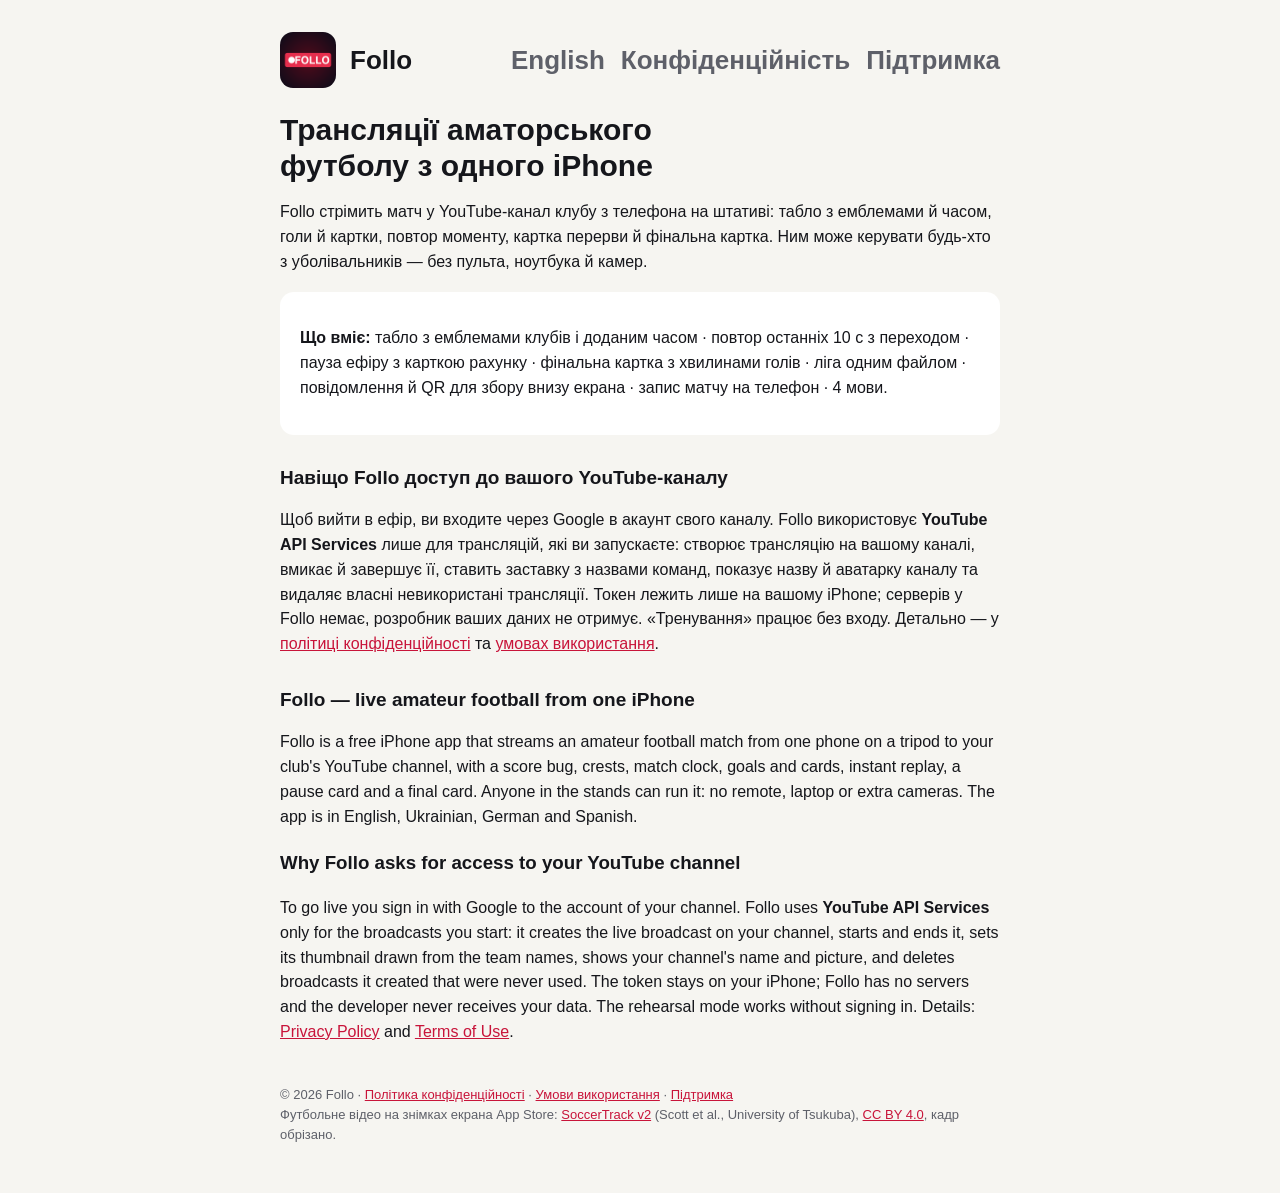
<file: index.html>
<!doctype html>
<html lang="uk"><head><meta charset="utf-8"><meta name="viewport" content="width=device-width,initial-scale=1,viewport-fit=cover">
<title>Follo</title><meta name="description" content="Трансляції аматорського футболу з iPhone у YouTube: табло, повтори, ліга.">
<link rel="stylesheet" href="style.css"></head><body><main>
<header><img src="icon.png" alt=""><a href="./">Follo</a><nav><a href="#en">English</a><a href="privacy.html">Конфіденційність</a><a href="support.html">Підтримка</a></nav></header>
<h1>Трансляції аматорського футболу з одного iPhone</h1>
<p>Follo стрімить матч у YouTube-канал клубу з телефона на штативі: табло з емблемами й часом, голи й картки, повтор моменту, картка перерви й фінальна картка. Ним може керувати будь-хто з уболівальників — без пульта, ноутбука й камер.</p>
<div class="card">
<p><strong>Що вміє:</strong> табло з емблемами клубів і доданим часом · повтор останніх 10 с з переходом · пауза ефіру з карткою рахунку · фінальна картка з хвилинами голів · ліга одним файлом · повідомлення й QR для збору внизу екрана · запис матчу на телефон · 4 мови.</p>
</div>
<h2>Навіщо Follo доступ до вашого YouTube-каналу</h2>
<p>Щоб вийти в ефір, ви входите через Google в акаунт свого каналу. Follo використовує <strong>YouTube API Services</strong> лише для трансляцій, які ви запускаєте: створює трансляцію на вашому каналі, вмикає й завершує її, ставить заставку з назвами команд, показує назву й аватарку каналу та видаляє власні невикористані трансляції. Токен лежить лише на вашому iPhone; серверів у Follo немає, розробник ваших даних не отримує. «Тренування» працює без входу. Детально — у <a href="privacy.html">політиці конфіденційності</a> та <a href="terms.html">умовах використання</a>.</p>

<section id="en" lang="en">
<h2>Follo — live amateur football from one iPhone</h2>
<p>Follo is a free iPhone app that streams an amateur football match from one phone on a tripod to your club's YouTube channel, with a score bug, crests, match clock, goals and cards, instant replay, a pause card and a final card. Anyone in the stands can run it: no remote, laptop or extra cameras. The app is in English, Ukrainian, German and Spanish.</p>
<h3>Why Follo asks for access to your YouTube channel</h3>
<p>To go live you sign in with Google to the account of your channel. Follo uses <strong>YouTube API Services</strong> only for the broadcasts you start: it creates the live broadcast on your channel, starts and ends it, sets its thumbnail drawn from the team names, shows your channel's name and picture, and deletes broadcasts it created that were never used. The token stays on your iPhone; Follo has no servers and the developer never receives your data. The rehearsal mode works without signing in. Details: <a href="privacy.html#en">Privacy Policy</a> and <a href="terms.html#en">Terms of Use</a>.</p>
</section>
<footer>© 2026 Follo · <a href="privacy.html">Політика конфіденційності</a> · <a href="terms.html">Умови використання</a> · <a href="support.html">Підтримка</a><br><span class="muted">Футбольне відео на знімках екрана App Store: <a href="https://github.com/AtomScott/SoccerTrack">SoccerTrack v2</a> (Scott et al., University of Tsukuba), <a href="https://creativecommons.org/licenses/by/4.0/">CC BY 4.0</a>, кадр обрізано.</span></footer>
</main></body></html>
</file>
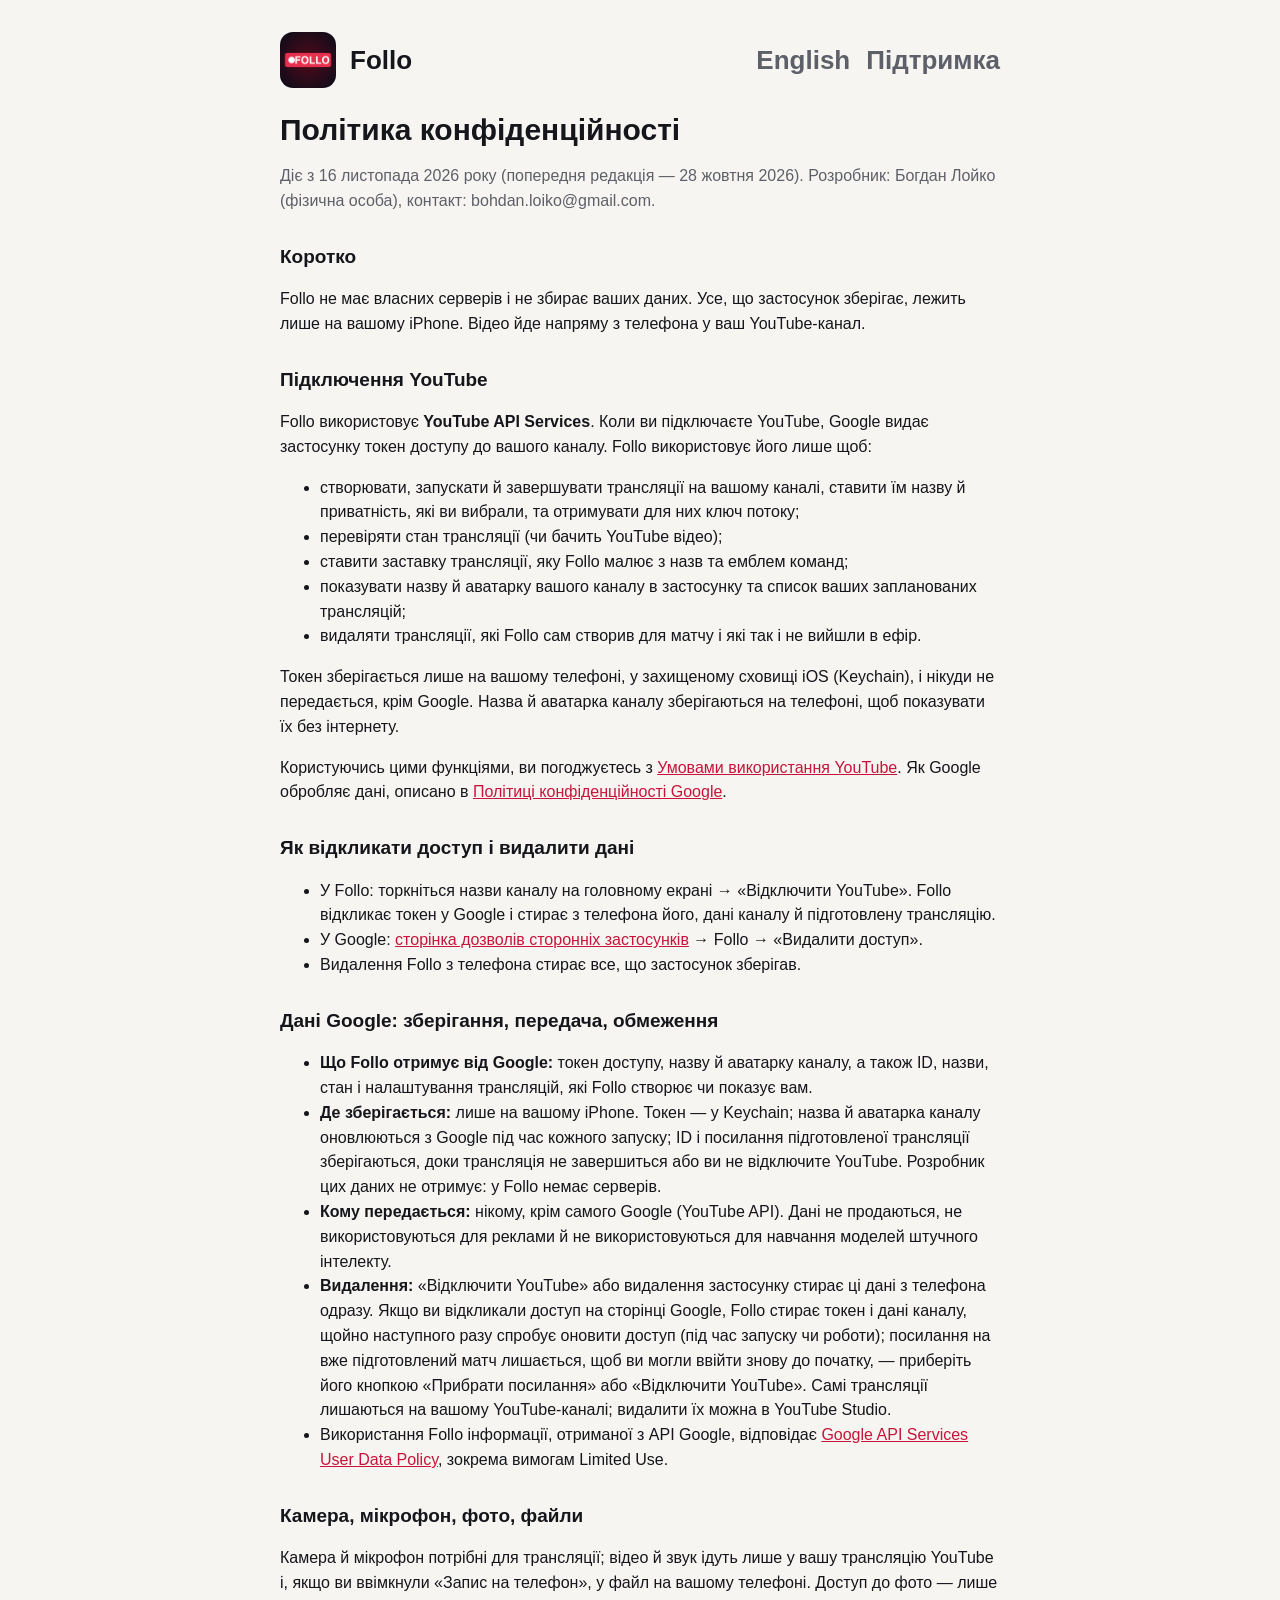
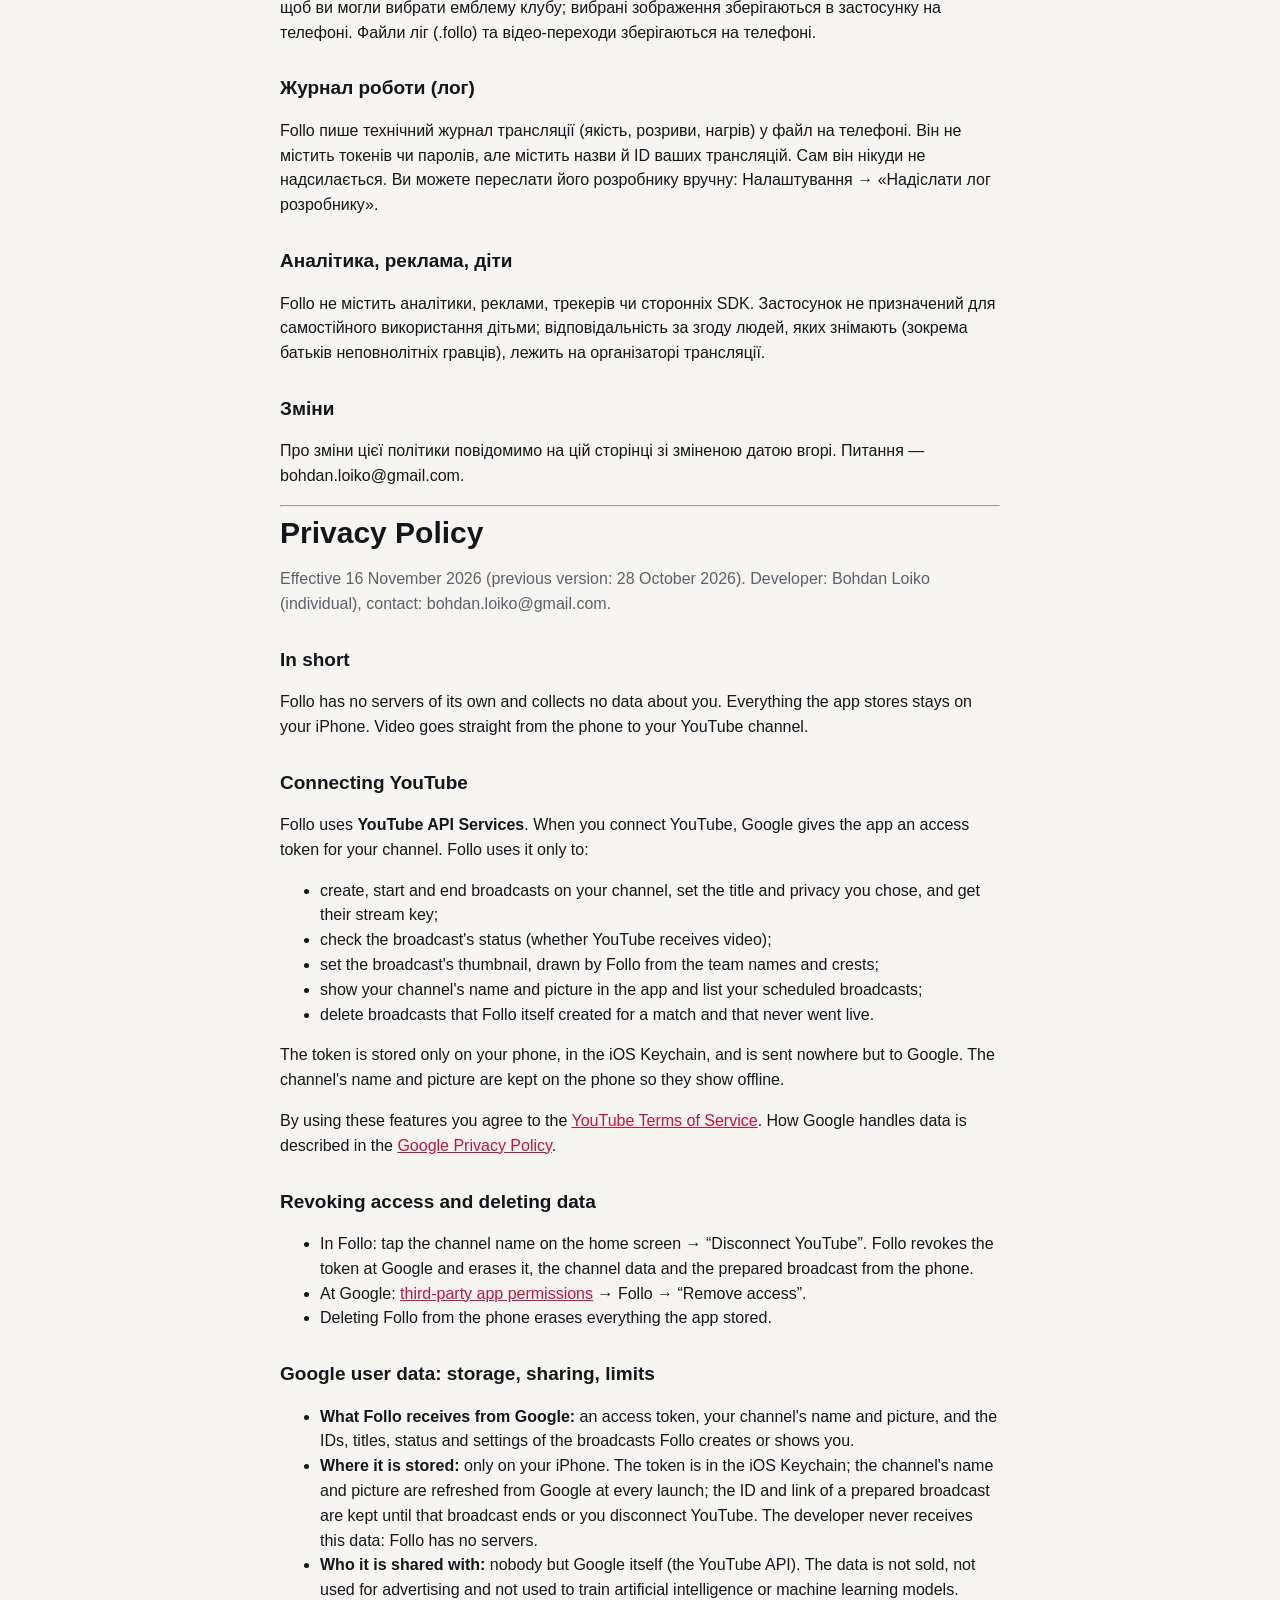
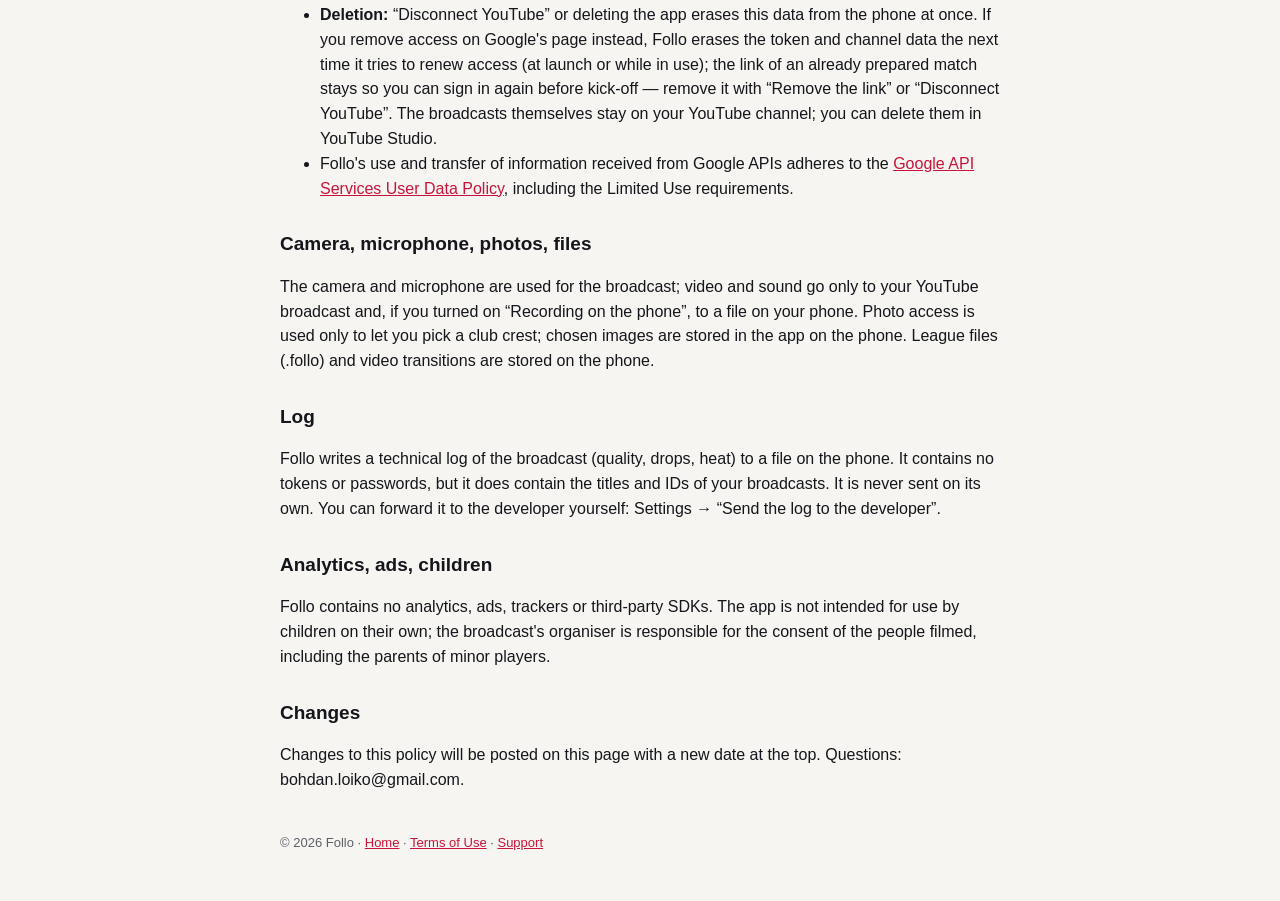
<file: privacy.html>
<!doctype html>
<html lang="uk"><head><meta charset="utf-8"><meta name="viewport" content="width=device-width,initial-scale=1,viewport-fit=cover">
<title>Follo Privacy Policy</title><link rel="stylesheet" href="style.css"></head><body><main>
<header><img src="icon.png" alt=""><a href="./">Follo</a><nav><a href="#en">English</a><a href="support.html">Підтримка</a></nav></header>

<h1>Політика конфіденційності</h1>
<p class="muted">Діє з 16 листопада 2026 року (попередня редакція — 28 жовтня 2026). Розробник: Богдан Лойко (фізична особа), контакт: bohdan.loiko@gmail.com.</p>

<h2>Коротко</h2>
<p>Follo не має власних серверів і не збирає ваших даних. Усе, що застосунок зберігає, лежить лише на вашому iPhone. Відео йде напряму з телефона у ваш YouTube-канал.</p>

<h2>Підключення YouTube</h2>
<p>Follo використовує <strong>YouTube API Services</strong>. Коли ви підключаєте YouTube, Google видає застосунку токен доступу до вашого каналу. Follo використовує його лише щоб:</p>
<ul>
<li>створювати, запускати й завершувати трансляції на вашому каналі, ставити їм назву й приватність, які ви вибрали, та отримувати для них ключ потоку;</li>
<li>перевіряти стан трансляції (чи бачить YouTube відео);</li>
<li>ставити заставку трансляції, яку Follo малює з назв та емблем команд;</li>
<li>показувати назву й аватарку вашого каналу в застосунку та список ваших запланованих трансляцій;</li>
<li>видаляти трансляції, які Follo сам створив для матчу і які так і не вийшли в ефір.</li>
</ul>
<p>Токен зберігається лише на вашому телефоні, у захищеному сховищі iOS (Keychain), і нікуди не передається, крім Google. Назва й аватарка каналу зберігаються на телефоні, щоб показувати їх без інтернету.</p>
<p>Користуючись цими функціями, ви погоджуєтесь з <a href="https://www.youtube.com/t/terms">Умовами використання YouTube</a>. Як Google обробляє дані, описано в <a href="https://policies.google.com/privacy">Політиці конфіденційності Google</a>.</p>

<h2>Як відкликати доступ і видалити дані</h2>
<ul>
<li>У Follo: торкніться назви каналу на головному екрані → «Відключити YouTube». Follo відкликає токен у Google і стирає з телефона його, дані каналу й підготовлену трансляцію.</li>
<li>У Google: <a href="https://security.google.com/settings/security/permissions">сторінка дозволів сторонніх застосунків</a> → Follo → «Видалити доступ».</li>
<li>Видалення Follo з телефона стирає все, що застосунок зберігав.</li>
</ul>

<h2>Дані Google: зберігання, передача, обмеження</h2>
<ul>
<li><strong>Що Follo отримує від Google:</strong> токен доступу, назву й аватарку каналу, а також ID, назви, стан і налаштування трансляцій, які Follo створює чи показує вам.</li>
<li><strong>Де зберігається:</strong> лише на вашому iPhone. Токен — у Keychain; назва й аватарка каналу оновлюються з Google під час кожного запуску; ID і посилання підготовленої трансляції зберігаються, доки трансляція не завершиться або ви не відключите YouTube. Розробник цих даних не отримує: у Follo немає серверів.</li>
<li><strong>Кому передається:</strong> нікому, крім самого Google (YouTube API). Дані не продаються, не використовуються для реклами й не використовуються для навчання моделей штучного інтелекту.</li>
<li><strong>Видалення:</strong> «Відключити YouTube» або видалення застосунку стирає ці дані з телефона одразу. Якщо ви відкликали доступ на сторінці Google, Follo стирає токен і дані каналу, щойно наступного разу спробує оновити доступ (під час запуску чи роботи); посилання на вже підготовлений матч лишається, щоб ви могли ввійти знову до початку, — приберіть його кнопкою «Прибрати посилання» або «Відключити YouTube». Самі трансляції лишаються на вашому YouTube-каналі; видалити їх можна в YouTube Studio.</li>
<li>Використання Follo інформації, отриманої з API Google, відповідає <a href="https://developers.google.com/terms/api-services-user-data-policy">Google API Services User Data Policy</a>, зокрема вимогам Limited Use.</li>
</ul>

<h2>Камера, мікрофон, фото, файли</h2>
<p>Камера й мікрофон потрібні для трансляції; відео й звук ідуть лише у вашу трансляцію YouTube і, якщо ви ввімкнули «Запис на телефон», у файл на вашому телефоні. Доступ до фото — лише щоб ви могли вибрати емблему клубу; вибрані зображення зберігаються в застосунку на телефоні. Файли ліг (.follo) та відео-переходи зберігаються на телефоні.</p>

<h2>Журнал роботи (лог)</h2>
<p>Follo пише технічний журнал трансляції (якість, розриви, нагрів) у файл на телефоні. Він не містить токенів чи паролів, але містить назви й ID ваших трансляцій. Сам він нікуди не надсилається. Ви можете переслати його розробнику вручну: Налаштування → «Надіслати лог розробнику».</p>

<h2>Аналітика, реклама, діти</h2>
<p>Follo не містить аналітики, реклами, трекерів чи сторонніх SDK. Застосунок не призначений для самостійного використання дітьми; відповідальність за згоду людей, яких знімають (зокрема батьків неповнолітніх гравців), лежить на організаторі трансляції.</p>

<h2>Зміни</h2>
<p>Про зміни цієї політики повідомимо на цій сторінці зі зміненою датою вгорі. Питання — bohdan.loiko@gmail.com.</p>

<hr id="en">

<h1>Privacy Policy</h1>
<p class="muted">Effective 16 November 2026 (previous version: 28 October 2026). Developer: Bohdan Loiko (individual), contact: bohdan.loiko@gmail.com.</p>

<h2>In short</h2>
<p>Follo has no servers of its own and collects no data about you. Everything the app stores stays on your iPhone. Video goes straight from the phone to your YouTube channel.</p>

<h2>Connecting YouTube</h2>
<p>Follo uses <strong>YouTube API Services</strong>. When you connect YouTube, Google gives the app an access token for your channel. Follo uses it only to:</p>
<ul>
<li>create, start and end broadcasts on your channel, set the title and privacy you chose, and get their stream key;</li>
<li>check the broadcast's status (whether YouTube receives video);</li>
<li>set the broadcast's thumbnail, drawn by Follo from the team names and crests;</li>
<li>show your channel's name and picture in the app and list your scheduled broadcasts;</li>
<li>delete broadcasts that Follo itself created for a match and that never went live.</li>
</ul>
<p>The token is stored only on your phone, in the iOS Keychain, and is sent nowhere but to Google. The channel's name and picture are kept on the phone so they show offline.</p>
<p>By using these features you agree to the <a href="https://www.youtube.com/t/terms">YouTube Terms of Service</a>. How Google handles data is described in the <a href="https://policies.google.com/privacy">Google Privacy Policy</a>.</p>

<h2>Revoking access and deleting data</h2>
<ul>
<li>In Follo: tap the channel name on the home screen → “Disconnect YouTube”. Follo revokes the token at Google and erases it, the channel data and the prepared broadcast from the phone.</li>
<li>At Google: <a href="https://security.google.com/settings/security/permissions">third-party app permissions</a> → Follo → “Remove access”.</li>
<li>Deleting Follo from the phone erases everything the app stored.</li>
</ul>

<h2>Google user data: storage, sharing, limits</h2>
<ul>
<li><strong>What Follo receives from Google:</strong> an access token, your channel's name and picture, and the IDs, titles, status and settings of the broadcasts Follo creates or shows you.</li>
<li><strong>Where it is stored:</strong> only on your iPhone. The token is in the iOS Keychain; the channel's name and picture are refreshed from Google at every launch; the ID and link of a prepared broadcast are kept until that broadcast ends or you disconnect YouTube. The developer never receives this data: Follo has no servers.</li>
<li><strong>Who it is shared with:</strong> nobody but Google itself (the YouTube API). The data is not sold, not used for advertising and not used to train artificial intelligence or machine learning models.</li>
<li><strong>Deletion:</strong> “Disconnect YouTube” or deleting the app erases this data from the phone at once. If you remove access on Google's page instead, Follo erases the token and channel data the next time it tries to renew access (at launch or while in use); the link of an already prepared match stays so you can sign in again before kick-off — remove it with “Remove the link” or “Disconnect YouTube”. The broadcasts themselves stay on your YouTube channel; you can delete them in YouTube Studio.</li>
<li>Follo's use and transfer of information received from Google APIs adheres to the <a href="https://developers.google.com/terms/api-services-user-data-policy">Google API Services User Data Policy</a>, including the Limited Use requirements.</li>
</ul>

<h2>Camera, microphone, photos, files</h2>
<p>The camera and microphone are used for the broadcast; video and sound go only to your YouTube broadcast and, if you turned on “Recording on the phone”, to a file on your phone. Photo access is used only to let you pick a club crest; chosen images are stored in the app on the phone. League files (.follo) and video transitions are stored on the phone.</p>

<h2>Log</h2>
<p>Follo writes a technical log of the broadcast (quality, drops, heat) to a file on the phone. It contains no tokens or passwords, but it does contain the titles and IDs of your broadcasts. It is never sent on its own. You can forward it to the developer yourself: Settings → “Send the log to the developer”.</p>

<h2>Analytics, ads, children</h2>
<p>Follo contains no analytics, ads, trackers or third-party SDKs. The app is not intended for use by children on their own; the broadcast's organiser is responsible for the consent of the people filmed, including the parents of minor players.</p>

<h2>Changes</h2>
<p>Changes to this policy will be posted on this page with a new date at the top. Questions: bohdan.loiko@gmail.com.</p>

<footer>© 2026 Follo · <a href="./">Home</a> · <a href="terms.html">Terms of Use</a> · <a href="support.html">Support</a></footer>
</main></body></html>
</file>
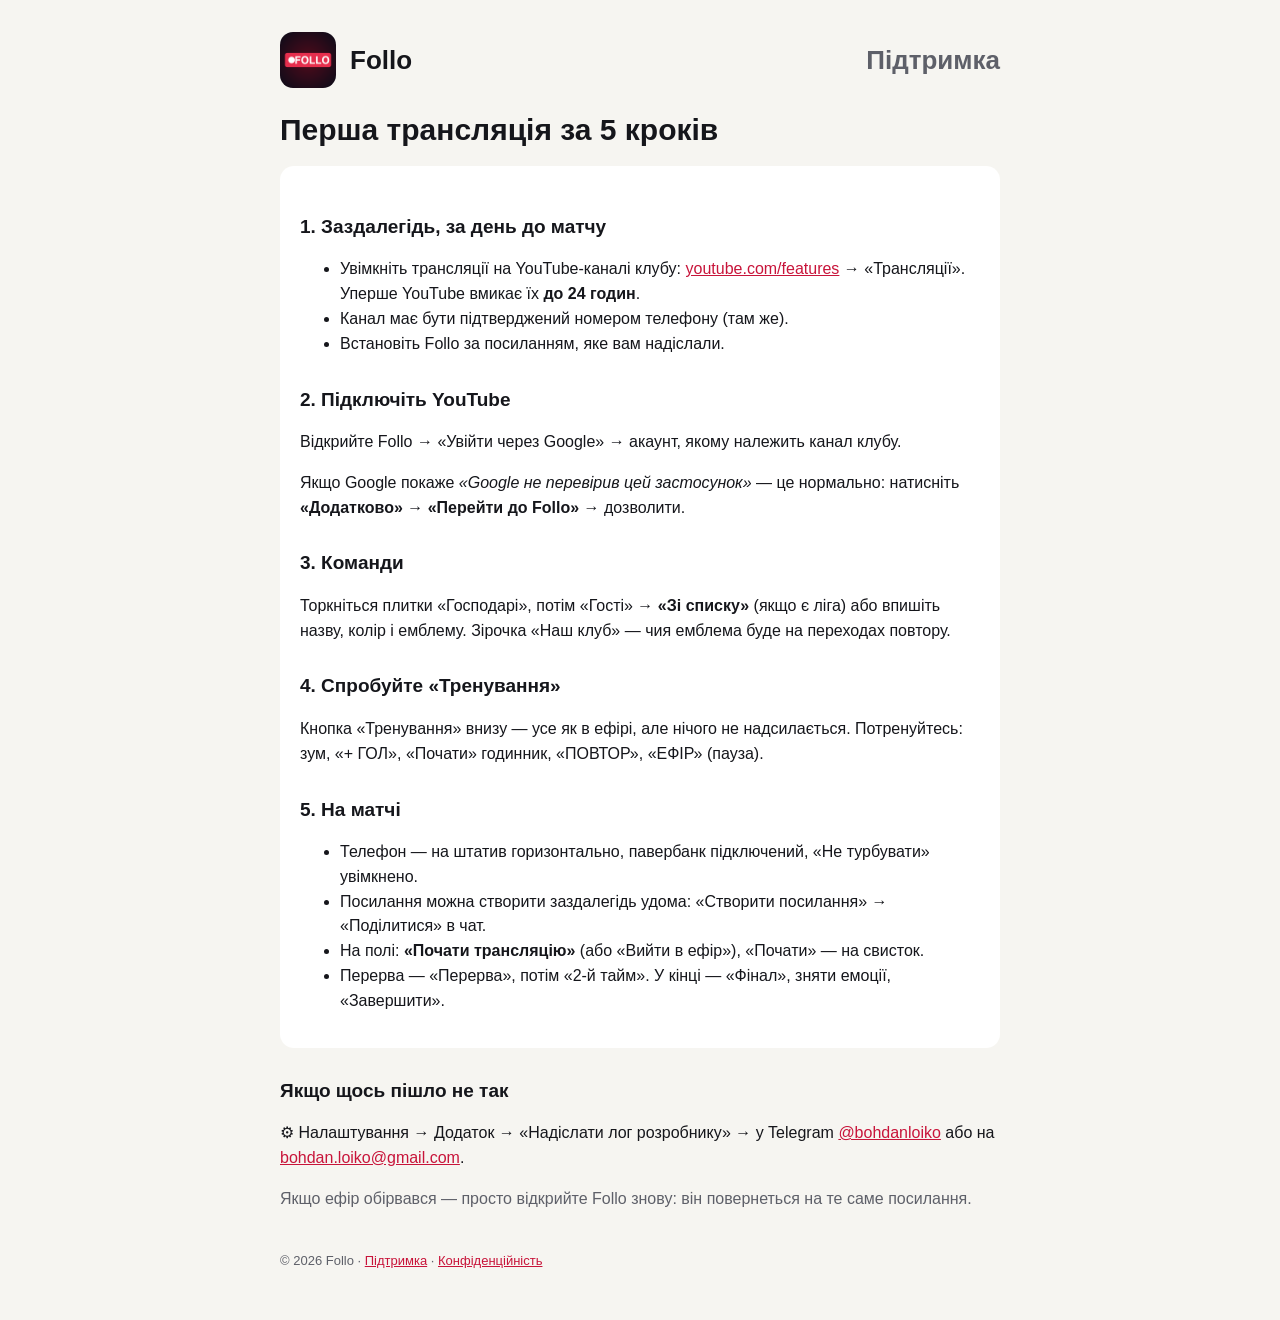
<file: start.html>
<!doctype html>
<html lang="uk"><head><meta charset="utf-8"><meta name="viewport" content="width=device-width,initial-scale=1,viewport-fit=cover">
<title>Follo Start</title><meta name="description" content="Як почати трансляцію матчу з Follo за 5 кроків.">
<link rel="stylesheet" href="style.css"></head><body><main>
<header><img src="icon.png" alt=""><a href="./">Follo</a><nav><a href="support.html">Підтримка</a></nav></header>
<h1>Перша трансляція за 5 кроків</h1>

<div class="card">
<h2>1. Заздалегідь, за день до матчу</h2>
<ul>
<li>Увімкніть трансляції на YouTube-каналі клубу: <a href="https://www.youtube.com/features">youtube.com/features</a> → «Трансляції». Уперше YouTube вмикає їх <strong>до 24 годин</strong>.</li>
<li>Канал має бути підтверджений номером телефону (там же).</li>
<li>Встановіть Follo за посиланням, яке вам надіслали.</li>
</ul>

<h2>2. Підключіть YouTube</h2>
<p>Відкрийте Follo → «Увійти через Google» → акаунт, якому належить канал клубу.</p>
<p>Якщо Google покаже <em>«Google не перевірив цей застосунок»</em> — це нормально: натисніть <strong>«Додатково» → «Перейти до Follo»</strong> → дозволити.</p>

<h2>3. Команди</h2>
<p>Торкніться плитки «Господарі», потім «Гості» → <strong>«Зі списку»</strong> (якщо є ліга) або впишіть назву, колір і емблему. Зірочка «Наш клуб» — чия емблема буде на переходах повтору.</p>

<h2>4. Спробуйте «Тренування»</h2>
<p>Кнопка «Тренування» внизу — усе як в ефірі, але нічого не надсилається. Потренуйтесь: зум, «+ ГОЛ», «Почати» годинник, «ПОВТОР», «ЕФІР» (пауза).</p>

<h2>5. На матчі</h2>
<ul>
<li>Телефон — на штатив горизонтально, павербанк підключений, «Не турбувати» увімкнено.</li>
<li>Посилання можна створити заздалегідь удома: «Створити посилання» → «Поділитися» в чат.</li>
<li>На полі: <strong>«Почати трансляцію»</strong> (або «Вийти в ефір»), «Почати» — на свисток.</li>
<li>Перерва — «Перерва», потім «2-й тайм». У кінці — «Фінал», зняти емоції, «Завершити».</li>
</ul>
</div>

<h2>Якщо щось пішло не так</h2>
<p>⚙︎ Налаштування → Додаток → «Надіслати лог розробнику» → у Telegram <a href="https://t.me/bohdanloiko">@bohdanloiko</a> або на <a href="mailto:bohdan.loiko@gmail.com">bohdan.loiko@gmail.com</a>.</p>
<p class="muted">Якщо ефір обірвався — просто відкрийте Follo знову: він повернеться на те саме посилання.</p>

<footer>© 2026 Follo · <a href="support.html">Підтримка</a> · <a href="privacy.html">Конфіденційність</a></footer>
</main></body></html>
</file>
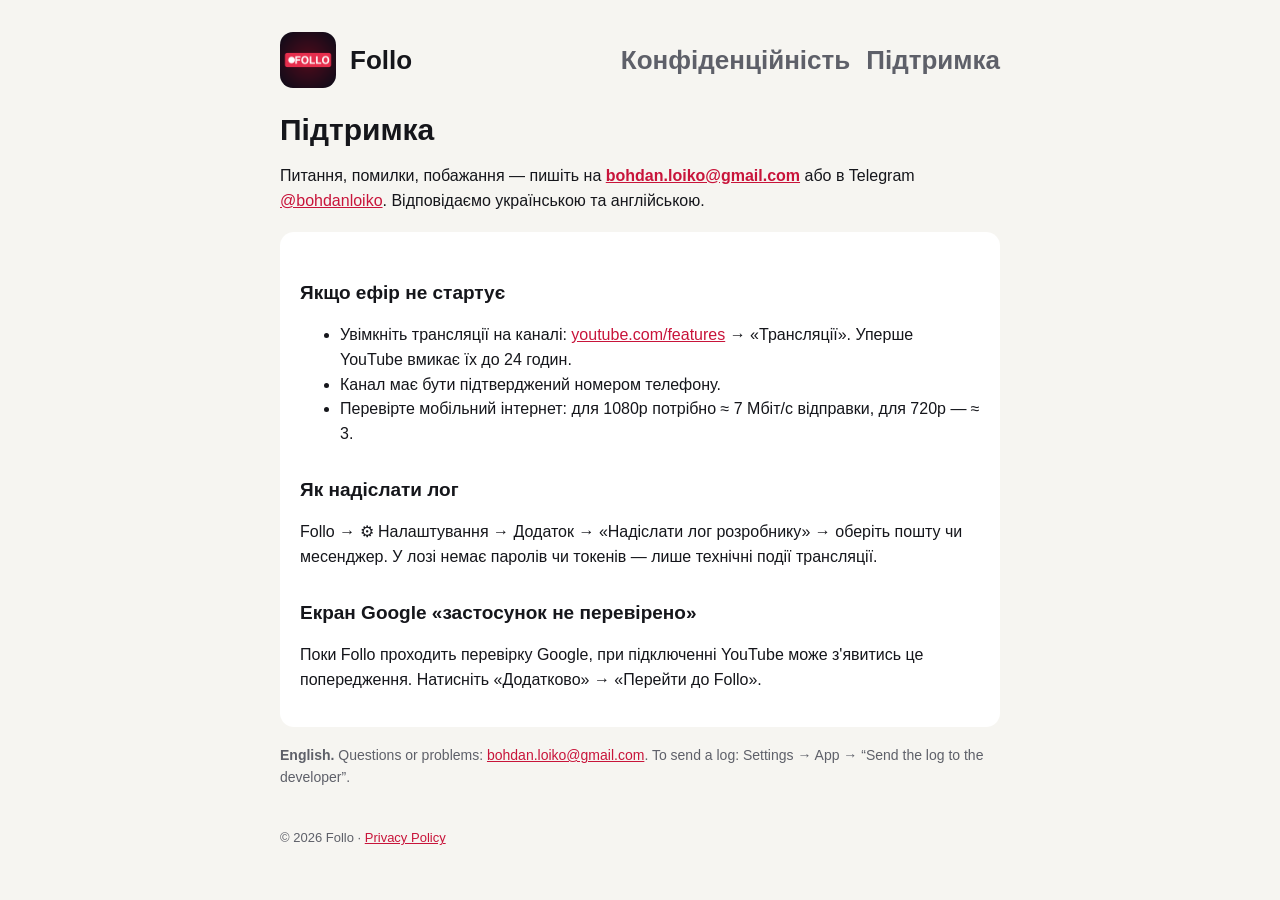
<file: support.html>
<!doctype html>
<html lang="uk"><head><meta charset="utf-8"><meta name="viewport" content="width=device-width,initial-scale=1,viewport-fit=cover">
<title>Follo Support</title><link rel="stylesheet" href="style.css"></head><body><main>
<header><img src="icon.png" alt=""><a href="./">Follo</a><nav><a href="privacy.html">Конфіденційність</a><a href="support.html">Підтримка</a></nav></header>
<h1>Підтримка</h1>
<p>Питання, помилки, побажання — пишіть на <strong><a href="mailto:bohdan.loiko@gmail.com">bohdan.loiko@gmail.com</a></strong> або в Telegram <a href="https://t.me/bohdanloiko">@bohdanloiko</a>. Відповідаємо українською та англійською.</p>
<div class="card">
<h2>Якщо ефір не стартує</h2>
<ul>
<li>Увімкніть трансляції на каналі: <a href="https://www.youtube.com/features">youtube.com/features</a> → «Трансляції». Уперше YouTube вмикає їх до 24 годин.</li>
<li>Канал має бути підтверджений номером телефону.</li>
<li>Перевірте мобільний інтернет: для 1080p потрібно ≈ 7 Мбіт/с відправки, для 720p — ≈ 3.</li>
</ul>
<h2>Як надіслати лог</h2>
<p>Follo → ⚙︎ Налаштування → Додаток → «Надіслати лог розробнику» → оберіть пошту чи месенджер. У лозі немає паролів чи токенів — лише технічні події трансляції.</p>
<h2>Екран Google «застосунок не перевірено»</h2>
<p>Поки Follo проходить перевірку Google, при підключенні YouTube може з'явитись це попередження. Натисніть «Додатково» → «Перейти до Follo».</p>
</div>
<p class="lang" lang="en"><strong>English.</strong> Questions or problems: <a href="mailto:bohdan.loiko@gmail.com">bohdan.loiko@gmail.com</a>. To send a log: Settings → App → “Send the log to the developer”.</p>
<footer>© 2026 Follo · <a href="privacy.html">Privacy Policy</a></footer>
</main></body></html>
</file>
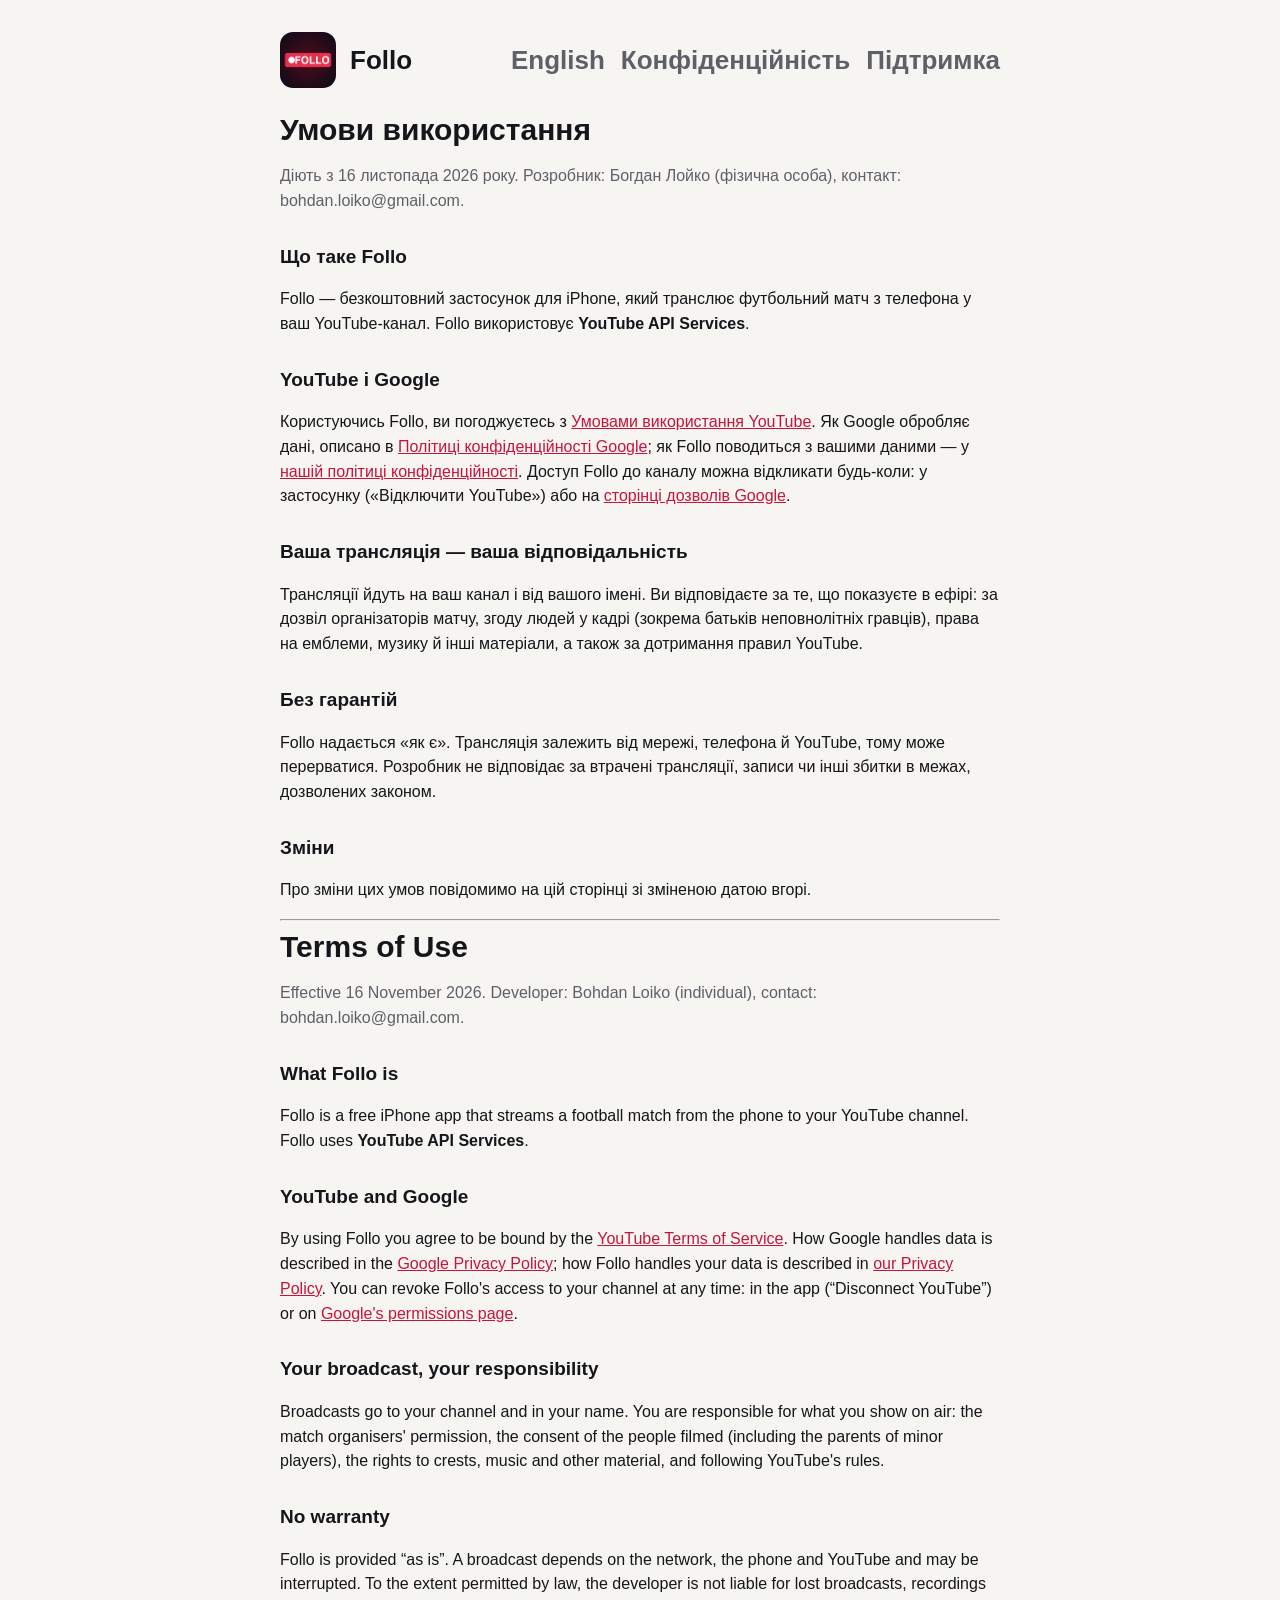
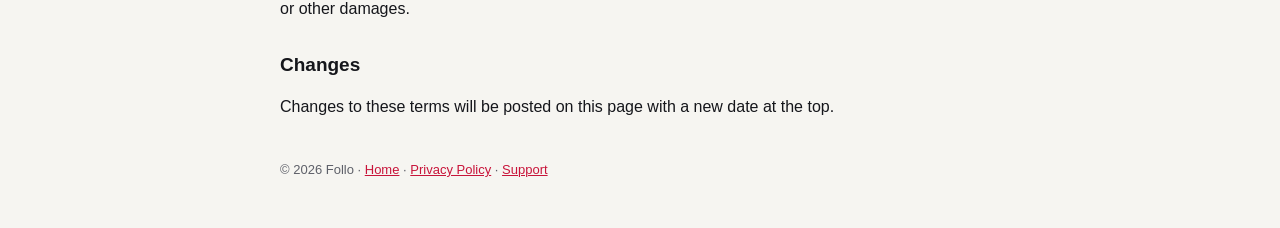
<file: terms.html>
<!doctype html>
<html lang="uk"><head><meta charset="utf-8"><meta name="viewport" content="width=device-width,initial-scale=1,viewport-fit=cover">
<title>Follo Terms of Use</title><link rel="stylesheet" href="style.css"></head><body><main>
<header><img src="icon.png" alt=""><a href="./">Follo</a><nav><a href="#en">English</a><a href="privacy.html">Конфіденційність</a><a href="support.html">Підтримка</a></nav></header>

<h1>Умови використання</h1>
<p class="muted">Діють з 16 листопада 2026 року. Розробник: Богдан Лойко (фізична особа), контакт: bohdan.loiko@gmail.com.</p>

<h2>Що таке Follo</h2>
<p>Follo — безкоштовний застосунок для iPhone, який транслює футбольний матч з телефона у ваш YouTube-канал. Follo використовує <strong>YouTube API Services</strong>.</p>

<h2>YouTube і Google</h2>
<p>Користуючись Follo, ви погоджуєтесь з <a href="https://www.youtube.com/t/terms">Умовами використання YouTube</a>. Як Google обробляє дані, описано в <a href="https://policies.google.com/privacy">Політиці конфіденційності Google</a>; як Follo поводиться з вашими даними — у <a href="privacy.html">нашій політиці конфіденційності</a>. Доступ Follo до каналу можна відкликати будь-коли: у застосунку («Відключити YouTube») або на <a href="https://security.google.com/settings/security/permissions">сторінці дозволів Google</a>.</p>

<h2>Ваша трансляція — ваша відповідальність</h2>
<p>Трансляції йдуть на ваш канал і від вашого імені. Ви відповідаєте за те, що показуєте в ефірі: за дозвіл організаторів матчу, згоду людей у кадрі (зокрема батьків неповнолітніх гравців), права на емблеми, музику й інші матеріали, а також за дотримання правил YouTube.</p>

<h2>Без гарантій</h2>
<p>Follo надається «як є». Трансляція залежить від мережі, телефона й YouTube, тому може перерватися. Розробник не відповідає за втрачені трансляції, записи чи інші збитки в межах, дозволених законом.</p>

<h2>Зміни</h2>
<p>Про зміни цих умов повідомимо на цій сторінці зі зміненою датою вгорі.</p>

<hr id="en">

<h1>Terms of Use</h1>
<p class="muted">Effective 16 November 2026. Developer: Bohdan Loiko (individual), contact: bohdan.loiko@gmail.com.</p>

<h2>What Follo is</h2>
<p>Follo is a free iPhone app that streams a football match from the phone to your YouTube channel. Follo uses <strong>YouTube API Services</strong>.</p>

<h2>YouTube and Google</h2>
<p>By using Follo you agree to be bound by the <a href="https://www.youtube.com/t/terms">YouTube Terms of Service</a>. How Google handles data is described in the <a href="https://policies.google.com/privacy">Google Privacy Policy</a>; how Follo handles your data is described in <a href="privacy.html#en">our Privacy Policy</a>. You can revoke Follo's access to your channel at any time: in the app (“Disconnect YouTube”) or on <a href="https://security.google.com/settings/security/permissions">Google's permissions page</a>.</p>

<h2>Your broadcast, your responsibility</h2>
<p>Broadcasts go to your channel and in your name. You are responsible for what you show on air: the match organisers' permission, the consent of the people filmed (including the parents of minor players), the rights to crests, music and other material, and following YouTube's rules.</p>

<h2>No warranty</h2>
<p>Follo is provided “as is”. A broadcast depends on the network, the phone and YouTube and may be interrupted. To the extent permitted by law, the developer is not liable for lost broadcasts, recordings or other damages.</p>

<h2>Changes</h2>
<p>Changes to these terms will be posted on this page with a new date at the top.</p>

<footer>© 2026 Follo · <a href="./">Home</a> · <a href="privacy.html">Privacy Policy</a> · <a href="support.html">Support</a></footer>
</main></body></html>
</file>
<file: style.css>
:root{--bg:#0f1015;--fg:#f2f1ee;--muted:#9a9ca6;--accent:#db1a3d;--panel:#191b23;color-scheme:dark}
@media (prefers-color-scheme: light){:root{--bg:#f6f5f1;--fg:#15161b;--muted:#5e6069;--accent:#c8143a;--panel:#ffffff;color-scheme:light}}
*{box-sizing:border-box}
body{margin:0;background:var(--bg);color:var(--fg);font:16px/1.55 -apple-system,BlinkMacSystemFont,"Segoe UI",Roboto,sans-serif;padding:32px max(16px,env(safe-area-inset-left)) 48px max(16px,env(safe-area-inset-right))}
main{max-width:720px;margin:0 auto}
header{display:flex;align-items:center;gap:14px;margin-bottom:24px}
header img{width:56px;height:56px;border-radius:13px}
header a{color:inherit;text-decoration:none;font-weight:800;font-size:26px}
nav{margin-left:auto;display:flex;gap:16px;font-size:14px}
nav a{color:var(--muted)}
h1{font-size:30px;line-height:1.2;margin:8px 0 12px;text-wrap:balance}
h2{font-size:19px;margin:28px 0 6px}
p,li{color:var(--fg)} .muted{color:var(--muted)}
a{color:var(--accent)}
.card{background:var(--panel);border-radius:14px;padding:18px 20px;margin:18px 0}
.lang{font-size:14px;color:var(--muted)}
footer{margin-top:40px;font-size:13px;color:var(--muted)}
</file>
